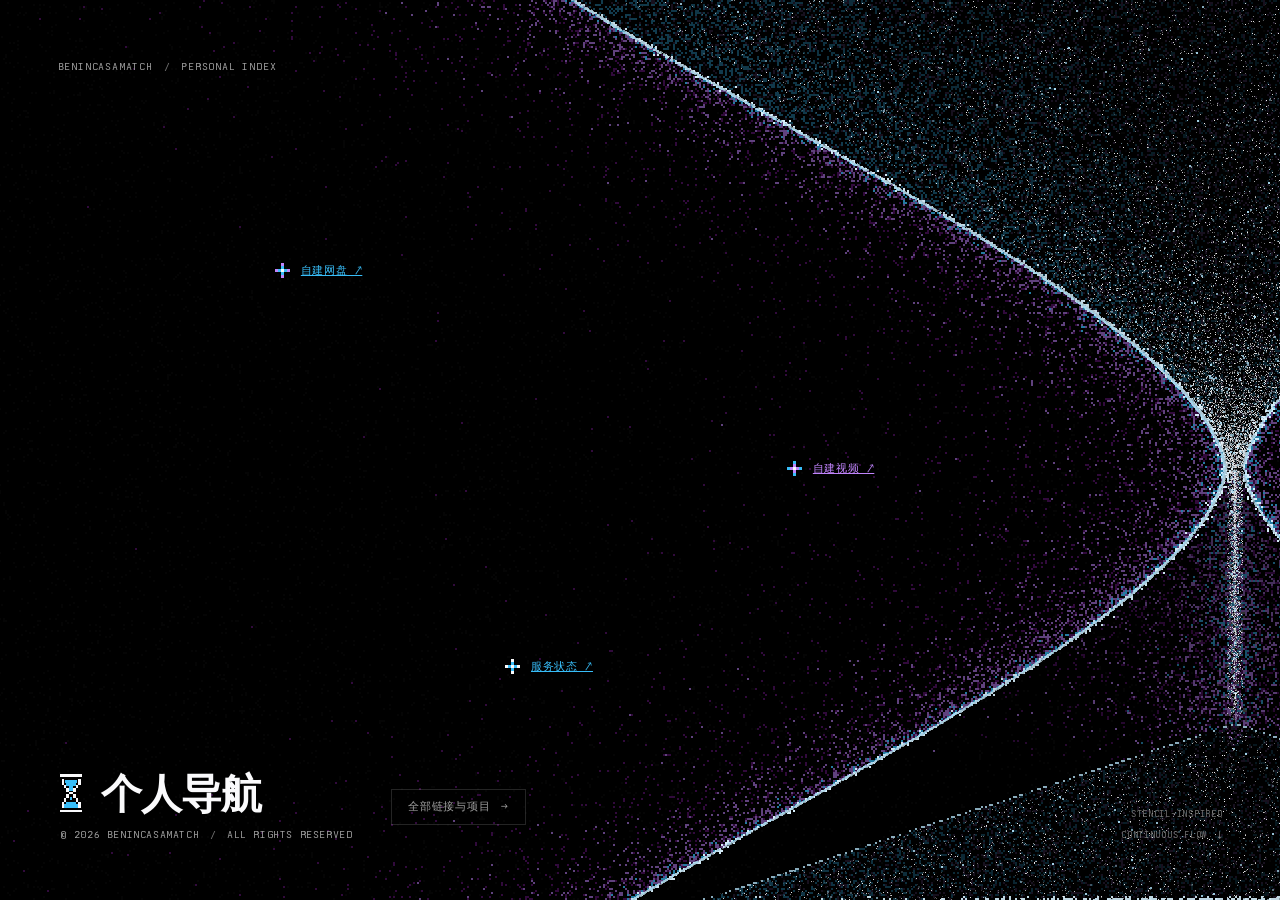
<file: index.html>
<!DOCTYPE html>
<html lang="zh-CN">
<head>
  <meta charset="utf-8" />
  <meta name="viewport" content="width=device-width, initial-scale=1" />
  <meta name="theme-color" content="#000000" />
  <meta name="description" content="Benincasamatch 的个人入口：一场关于时间的粒子实验，三颗星标指向自建服务，底部是全部链接入口。" />
  <title>个人导航 — Benincasamatch</title>
  <link rel="icon" href="data:image/svg+xml,%3Csvg xmlns='http://www.w3.org/2000/svg' viewBox='0 0 16 16'%3E%3Cpath fill='%2344cfff' d='M3 1h10v2H3zm1 3h2v2H4zm6 0h2v2h-2zM6 6h4v4H6zm-2 4h2v2H4zm6 0h2v2h-2zM3 13h10v2H3z'/%3E%3C/svg%3E" />
  <link rel="stylesheet" href="css/sandglass.css" />
  <script src="js/sandglass.js" defer></script>
</head>
<body>
  <main class="landing-stage landing-intro" id="stage">
    <div class="st-poster" role="img" aria-label="页面右侧的一体式巨大沙漏，顶部、右侧与底部部分被裁切。连续的粒子玻璃轮廓贯穿上下腔与细颈，银白色沙粒垂直落入铺到画面底端的沙堆。">
      <canvas class="st-poster-layer" id="sand-fallback" aria-hidden="true"></canvas>
      <canvas class="st-poster-layer" id="sand-gl" aria-hidden="true" hidden></canvas>
    </div>

    <header class="study-header">
      <p class="eyebrow">Benincasamatch <span class="separator">/</span> Personal index</p>
    </header>

    <!-- 三个自建服务：位置与动效参照 stencil-clone 的 landing-star，按画面分散排布 -->
    <nav class="landing-stars" aria-label="自建服务">
      <a class="landing-star landing-star--drive" href="https://openlist.benincasamatch.dpdns.org/" target="_blank" rel="noopener noreferrer" style="--star-chars:6" title="自建网盘 · openlist，通过受保护的公网入口访问">
        <span class="landing-star-icon">
          <svg class="landing-star-glyph" aria-hidden="true" shape-rendering="crispEdges" viewBox="0 0 7 7">
            <path class="landing-star-flare" d="M3 0h1v1H3zM0 3h1v1H0zM6 3h1v1H6zM3 6h1v1H3z" />
            <path class="landing-star-tip" d="M3 1h1v1H3zM1 3h1v1H1zM5 3h1v1H5zM3 5h1v1H3z" />
            <path class="landing-star-spark" d="M1 1h1v1H1zM5 1h1v1H5zM1 5h1v1H1zM5 5h1v1H5z" />
            <path class="landing-star-arm" d="M3 2h1v1H3zM2 3h1v1H2zM4 3h1v1H4zM3 4h1v1H3z" />
            <path class="landing-star-core" d="M3 3h1v1H3z" />
          </svg>
        </span>
        <span class="landing-star-label">自建网盘 &#8599;</span>
      </a>
      <a class="landing-star landing-star--media" href="https://jellyfin.benincasamatch.dpdns.org/" target="_blank" rel="noopener noreferrer" style="--star-chars:6" title="自建视频 · jellyfin，通过受保护的公网入口访问">
        <span class="landing-star-icon">
          <svg class="landing-star-glyph" aria-hidden="true" shape-rendering="crispEdges" viewBox="0 0 7 7">
            <path class="landing-star-flare" d="M3 0h1v1H3zM0 3h1v1H0zM6 3h1v1H6zM3 6h1v1H3z" />
            <path class="landing-star-tip" d="M3 1h1v1H3zM1 3h1v1H1zM5 3h1v1H5zM3 5h1v1H3z" />
            <path class="landing-star-spark" d="M1 1h1v1H1zM5 1h1v1H5zM1 5h1v1H1zM5 5h1v1H5z" />
            <path class="landing-star-arm" d="M3 2h1v1H3zM2 3h1v1H2zM4 3h1v1H4zM3 4h1v1H3z" />
            <path class="landing-star-core" d="M3 3h1v1H3z" />
          </svg>
        </span>
        <span class="landing-star-label">自建视频 &#8599;</span>
      </a>
      <a class="landing-star landing-star--status" href="status.html" style="--star-chars:6" title="服务状态 · 查看各项自建服务的可用性">
        <span class="landing-star-icon">
          <svg class="landing-star-glyph" aria-hidden="true" shape-rendering="crispEdges" viewBox="0 0 7 7">
            <path class="landing-star-flare" d="M3 0h1v1H3zM0 3h1v1H0zM6 3h1v1H6zM3 6h1v1H3z" />
            <path class="landing-star-tip" d="M3 1h1v1H3zM1 3h1v1H1zM5 3h1v1H5zM3 5h1v1H3z" />
            <path class="landing-star-spark" d="M1 1h1v1H1zM5 1h1v1H5zM1 5h1v1H1zM5 5h1v1H5z" />
            <path class="landing-star-arm" d="M3 2h1v1H3zM2 3h1v1H2zM4 3h1v1H4zM3 4h1v1H3z" />
            <path class="landing-star-core" d="M3 3h1v1H3z" />
          </svg>
        </span>
        <span class="landing-star-label">服务状态 &#8599;</span>
      </a>
    </nav>

    <section class="landing-foot" aria-labelledby="page-title">
      <div class="landing-brand">
        <div class="landing-lockup">
          <svg class="sand-mark" aria-hidden="true" viewBox="0 0 22 32" shape-rendering="crispEdges">
            <path class="mark-shell" d="M2 0h18v2H2zM3 4h2v5H3zm14 0h2v5h-2zM5 9h2v3H5zm10 0h2v3h-2zM7 12h2v3H7zm6 0h2v3h-2zM9 15h4v2H9zm-2 2h2v3H7zm6 0h2v3h-2zM5 20h2v3H5zm10 0h2v3h-2zM3 23h2v5H3zm14 0h2v5h-2zM2 30h18v2H2z" />
            <path class="mark-sand" d="M6 5h10v2H6zM7 7h8v3H7zm2 3h4v4H9zm1 9h2v3h-2zm-3 4h8v2H7zm-2 2h12v3H5z" />
          </svg>
          <h1 class="landing-word" id="page-title">个人导航</h1>
        </div>
        <p class="landing-copy">© 2026 Benincasamatch<span class="copy-tail"> <span class="separator">/</span> All rights reserved</span></p>
      </div>

      <div class="landing-actions">
        <a class="st-button" href="nav.html">全部链接与项目 <span aria-hidden="true">→</span></a>
      </div>
    </section>

    <footer class="landing-meta">
      <span>Stencil-inspired</span>
      <span>Continuous flow <span class="flow-arrow" aria-hidden="true">↓</span></span>
    </footer>
    <noscript><p class="script-notice">请启用 JavaScript 查看沙漏粒子效果；导航入口与链接不受影响。</p></noscript>
  </main>
</body>
</html>
</file>
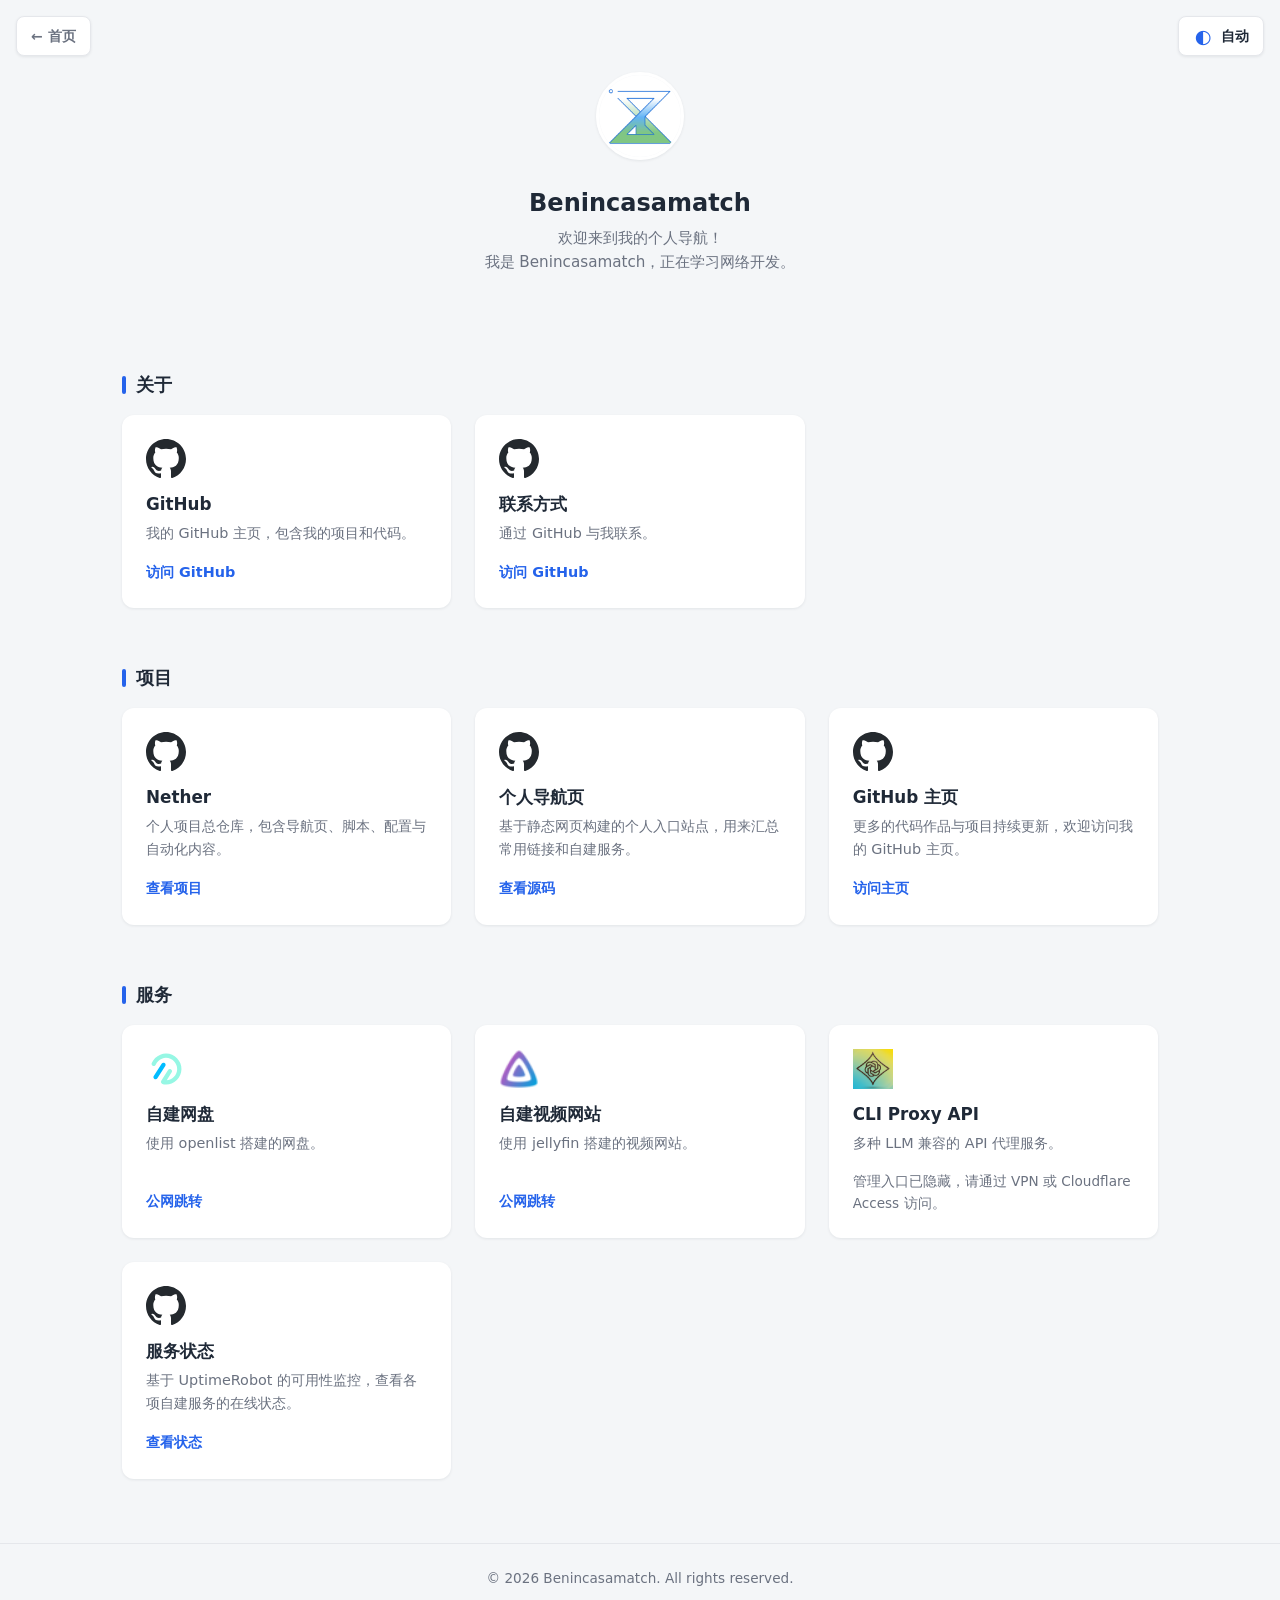
<file: nav.html>
<!DOCTYPE html>
<html lang="zh-CN">
<head>
    <meta charset="UTF-8">
    <meta name="viewport" content="width=device-width, initial-scale=1">
    <title>个人导航页</title>
    <link rel="stylesheet" href="css/style.css">
    <!-- 主题切换脚本 -->
    <script>
      (function () {
        var s = localStorage.getItem("theme");
        var dark = s !== "light" && (s === "dark" || matchMedia("(prefers-color-scheme: dark)").matches);
        if (dark) document.documentElement.classList.add("dark");
      })();
    </script>
</head>
<body>
    <a id="home-link" href="index.html" title="返回沙漏首页">&larr; 首页</a>
    <button id="theme-toggle" type="button" aria-label="主题：自动，点击切换" data-theme-mode="system">
        自动
    </button>
    <script src="js/theme.js"></script>
    <header>
        <!-- 个人信息 -->
        <img id="profile-avatar"
            data-light-src="assets/headimg/blue.png" data-dark-src="assets/headimg/dark.png"
            alt="头像" width="88" height="88">
        <script>
            // 以 <html> 上的 .dark 为唯一判定源，首屏同步定稿，避免加载错误头像
            (function () {
                var img = document.getElementById("profile-avatar");
                img.src = document.documentElement.classList.contains("dark")
                    ? img.dataset.darkSrc
                    : img.dataset.lightSrc;
            })();
        </script>
        <h2>Benincasamatch</h2>
        <p>欢迎来到我的个人导航！</p>
        <p>我是 Benincasamatch，正在学习网络开发。</p>
    </header>

    <main>
        <section>
            <!-- 关于 -->
            <h2 class="section-title">关于</h2>
            <div class="card-grid">
                <div class="card">
                    <img src="assets/websiteimg/github.svg" alt="GitHub">
                    <h3>GitHub</h3>
                    <p>我的 GitHub 主页，包含我的项目和代码。</p>
                    <a href="https://github.com/Benincasamatch" class="card-link" target="_blank" rel="noopener noreferrer"
                        title="跳转到GitHub">访问 GitHub</a>
                </div>
                <div class="card">
                    <img src="assets/websiteimg/github.svg" alt="GitHub">
                    <h3>联系方式</h3>
                    <p>通过 GitHub 与我联系。</p>
                    <a href="https://github.com/Benincasamatch" class="card-link" target="_blank"
                        rel="noopener noreferrer">访问 GitHub</a>
                </div>
            </div>
        </section>

        <section>
            <!-- 项目 -->
            <h2 class="section-title">项目</h2>
            <div class="card-grid">
                <div class="nav-card">
                    <div class="nav-card-header">
                        <img src="assets/websiteimg/github.svg" alt="Nether">
                        <h3>Nether</h3>
                        <p>个人项目总仓库，包含导航页、脚本、配置与自动化内容。</p>
                    </div>
                    <div class="card-actions">
                        <a href="https://github.com/Benincasamatch/nether" target="_blank" rel="noopener noreferrer"
                            title="查看Nether项目">查看项目</a>
                    </div>
                </div>
                <div class="nav-card">
                    <div class="nav-card-header">
                        <img src="assets/websiteimg/github.svg" alt="个人导航页">
                        <h3>个人导航页</h3>
                        <p>基于静态网页构建的个人入口站点，用来汇总常用链接和自建服务。</p>
                    </div>
                    <div class="card-actions">
                        <a href="https://github.com/Benincasamatch/nether/tree/main/projects/personal_navigation"
                            target="_blank" rel="noopener noreferrer" title="查看导航页源码">查看源码</a>
                    </div>
                </div>
                <div class="nav-card">
                    <div class="nav-card-header">
                        <img src="assets/websiteimg/github.svg" alt="GitHub 主页">
                        <h3>GitHub 主页</h3>
                        <p>更多的代码作品与项目持续更新，欢迎访问我的 GitHub 主页。</p>
                    </div>
                    <div class="card-actions">
                        <a href="https://github.com/Benincasamatch" target="_blank" rel="noopener noreferrer"
                            title="访问GitHub主页">访问主页</a>
                    </div>
                </div>
            </div>
        </section>

        <section>
            <!-- 服务 -->
            <h2 class="section-title">服务</h2>
            <div class="card-grid">
                <div class="nav-card">
                    <div class="nav-card-header">
                        <img src="assets/websiteimg/openlist.svg" alt="openlist">
                        <h3>自建网盘</h3>
                        <p>使用 openlist 搭建的网盘。</p>
                    </div>
                    <div class="card-actions">
                        <a href="https://openlist.benincasamatch.dpdns.org/" target="_blank" rel="noopener noreferrer"
                            title="通过受保护的公网入口访问">公网跳转</a>
                    </div>
                </div>
                <div class="nav-card">
                    <div class="nav-card-header">
                        <img src="assets/websiteimg/jellyfin.png" alt="jellyfin">
                        <h3>自建视频网站</h3>
                        <p>使用 jellyfin 搭建的视频网站。</p>
                    </div>
                    <div class="card-actions">
                        <a href="https://jellyfin.benincasamatch.dpdns.org/" target="_blank" rel="noopener noreferrer"
                            title="通过受保护的公网入口访问">公网跳转</a>
                    </div>
                </div>
                <div class="nav-card">
                    <div class="nav-card-header">
                        <img src="assets/websiteimg/CLIProxyAPI.png" alt="CLI Proxy API">
                        <h3>CLI Proxy API</h3>
                        <p>多种 LLM 兼容的 API 代理服务。</p>
                    </div>
                    <div class="card-actions">
                        <span class="card-note">管理入口已隐藏，请通过 VPN 或 Cloudflare Access 访问。</span>
                    </div>
                </div>
                <div class="nav-card">
                    <div class="nav-card-header">
                        <img src="assets/websiteimg/github.svg" alt="服务状态">
                        <h3>服务状态</h3>
                        <p>基于 UptimeRobot 的可用性监控，查看各项自建服务的在线状态。</p>
                    </div>
                    <div class="card-actions">
                        <a href="status.html" title="查看服务状态页">查看状态</a>
                    </div>
                </div>
            </div>
        </section>
    </main>

    <footer>
        <!-- 版权信息 -->
        <p>&copy; 2026 Benincasamatch. All rights reserved.</p>
    </footer>
    </body>
</html>
</file>
<file: css/sandglass.css>
/* Stencil's local typefaces and token names are shared with the reference. */
@font-face { font-family: Geist; src: url(../assets/fonts/Geist.woff2) format("woff2"); font-display: swap; font-style: normal; font-weight: 400 600; }
@font-face { font-family: "Instrument Sans"; src: url(../assets/fonts/InstrumentSans.woff2) format("woff2"); font-display: swap; font-style: normal; font-weight: 400 700; }
@font-face { font-family: "Ioskeley Mono Term"; src: url(../assets/fonts/IoskeleyMonoTerm-Regular.woff2) format("woff2"); font-display: swap; font-style: normal; font-weight: 400; }

:root {
  --st-bg: #000000;
  --st-surface-1: #0a0a0a;
  --st-app-a: #44cfff;
  --st-app-b: #3b6cff;
  --st-sky: #38bdf8;
  --st-violet: #c084fc;
  --st-plum: #460f55;
  --st-silver: #fafafc;
  --st-text-primary: #ededed;
  --st-text-secondary: #a1a1a1;
  --st-text-tertiary: #757575;
  --st-border-subtle: rgba(255, 255, 255, .06);
  --st-border-default: rgba(255, 255, 255, .14);
  --st-accent: var(--st-app-a);
  --st-accent-hover: color-mix(in oklab, var(--st-app-a) 78%, var(--st-silver));
  --st-font-sans: Geist, system-ui, sans-serif;
  --st-font-brand: "Instrument Sans", system-ui, sans-serif;
  --st-font-mono: "Ioskeley Mono Term", ui-monospace, monospace;
  --st-edge-x: max(44px, 4.5vw);
  --st-edge-y: max(40px, 6.5vh);
  --outlet-x: calc(100% - 48px);
  --outlet-y: 52vh;
  --st-space-1: 4px;
  --st-space-2: 8px;
  --st-space-3: 12px;
  --st-space-4: 16px;
  --st-space-6: 24px;
  --st-space-8: 32px;
  --st-control-size: 36px;
  --st-ease-out: cubic-bezier(.16, 1, .3, 1);
  --st-motion-fast: .14s;
  --st-dither-cyan: conic-gradient(rgba(68, 207, 255, .25) 90deg, transparent 90deg 180deg, rgba(68, 207, 255, .25) 180deg 270deg, transparent 270deg);
}

* { box-sizing: border-box; }
[hidden] { display: none !important; }
html, body { width: 100%; height: 100%; margin: 0; overflow: hidden; }
body { background: var(--st-bg); color: var(--st-text-primary); font-family: var(--st-font-sans); -webkit-font-smoothing: antialiased; }
button { font: inherit; }
button, kbd { border-radius: 0; }
button:focus-visible { outline: 2px solid var(--st-accent); outline-offset: 4px; }
::selection { color: var(--st-bg); background: var(--st-accent); }

.landing-stage { position: fixed; inset: 0; overflow: hidden; isolation: isolate; background: var(--st-bg); }
.st-poster { position: absolute; inset: 0; pointer-events: none; z-index: -1; }
.st-poster-layer { position: absolute; inset: 0; width: 100%; height: 100%; image-rendering: pixelated; }

.study-header { position: absolute; top: var(--st-edge-y); left: var(--st-edge-x); }
.eyebrow, .landing-meta, .st-button { font-family: var(--st-font-mono); font-weight: 400; text-transform: uppercase; letter-spacing: .08em; }
.eyebrow { margin: 0; font-size: 10px; line-height: 1.5; color: var(--st-text-secondary); }
.separator { color: var(--st-text-tertiary); margin-inline: var(--st-space-1); }

/* ---- 服务星标：位置与动效参照 stencil-clone 的 .landing-star ---- */
.landing-star { position: absolute; display: flex; align-items: center; gap: 8px; left: calc(var(--star-x) - 22px); top: calc(var(--star-y) - 22px); padding: 12px; color: var(--star-rim); font-family: var(--st-font-mono); font-size: 11px; line-height: 1; letter-spacing: .06em; text-transform: uppercase; white-space: nowrap; }
.landing-star--drive { --star-delay: 0s; --star-mass: var(--st-violet); --star-rim: var(--st-sky); --star-x: 22%; --star-y: 30%; }
.landing-star--media { --star-delay: -1.1s; --star-mass: var(--st-sky); --star-rim: var(--st-violet); --star-x: 62%; --star-y: 52%; }
.landing-star--status { --star-delay: -2.2s; --star-mass: var(--st-silver); --star-rim: var(--st-sky); --star-x: 40%; --star-y: 74%; }
.landing-star-icon { display: grid; flex: none; width: 21px; height: 21px; }
.landing-star-glyph { display: block; width: 100%; height: 100%; }
.landing-star-core { fill: var(--st-silver); }
.landing-star-arm, .landing-star-spark { fill: var(--star-rim); }
.landing-star-tip, .landing-star-flare { fill: var(--star-mass); }
.landing-star-tip { animation: landing-star-twinkle 3.2s step-end var(--star-delay) infinite; }
.landing-star-spark, .landing-star-flare { opacity: 0; transition: opacity 0s .32s; }
.landing-star-label { clip-path: inset(0); transition: clip-path .18s steps(var(--star-chars), end); }
.landing-intro .landing-star-label { clip-path: inset(0 100% 0 0); animation: label-reveal .32s steps(var(--star-chars), end) .2s both; }
:is(.landing-intro .landing-star, .landing-star:hover, .landing-star:focus-visible) :is(.landing-star-spark, .landing-star-flare) { opacity: 1; transition: none; }
:is(.landing-intro .landing-star, .landing-star:hover, .landing-star:focus-visible) .landing-star-tip { animation: none; }
.landing-star:hover { color: var(--st-accent-hover); }
.landing-star:focus-visible { outline: 2px solid var(--star-rim); outline-offset: -2px; }
@keyframes landing-star-twinkle { 0% { opacity: 1; } 62% { opacity: 0; } 78% { opacity: 1; } }

.landing-foot { position: absolute; left: var(--st-edge-x); bottom: var(--st-edge-y); display: flex; align-items: center; gap: clamp(32px, 3vw, 48px); }
.landing-lockup { display: flex; align-items: center; gap: .42em; font-size: clamp(38px, 3.2vw, 52px); }
.sand-mark { display: block; flex: none; width: .64em; height: .94em; }
.mark-shell { fill: var(--st-silver); }
.mark-sand { fill: var(--st-sky); transition: fill var(--st-motion-fast) ease; }
.landing-brand:hover .mark-sand { fill: var(--st-silver); }
.landing-word { margin: 0; font-family: var(--st-font-brand); font-size: 1em; font-weight: 600; letter-spacing: -.025em; line-height: 1.05; color: var(--st-silver); }
.landing-copy { margin: var(--st-space-3) 0 0; padding-left: 3px; color: var(--st-text-secondary); font-family: var(--st-font-mono); font-size: 10px; line-height: 1.5; letter-spacing: .06em; text-transform: uppercase; }
.landing-actions { display: flex; align-items: center; gap: var(--st-space-2); }
.st-button { display: inline-flex; align-items: center; justify-content: center; gap: 10px; height: var(--st-control-size); padding: 0 var(--st-space-4); border: 1px solid var(--st-border-default); background: transparent; color: var(--st-text-secondary); font-size: 11px; line-height: 1; text-decoration: none; transition: border-color var(--st-motion-fast) ease, color var(--st-motion-fast) ease; }
.st-button:hover { border-color: var(--st-accent); color: var(--st-accent-hover); background: var(--st-dither-cyan); background-size: 2px 2px; }

.landing-meta { position: absolute; right: var(--st-edge-x); bottom: var(--st-edge-y); display: flex; flex-direction: column; align-items: flex-end; gap: var(--st-space-2); color: var(--st-text-tertiary); font-size: 9px; line-height: 1.4; }
.flow-arrow { display: inline-block; margin-left: var(--st-space-1); color: var(--st-text-secondary); }
.script-notice { position: absolute; top: 45%; left: var(--st-edge-x); font-size: 13px; color: var(--st-text-secondary); }

/* Short, stepped reveals; the particle simulation itself stays continuous. */
.landing-intro .eyebrow { animation: label-reveal .28s steps(12, end) both; }
.landing-intro .landing-copy { animation: label-reveal .24s steps(8, end) .14s both; }
@keyframes label-reveal { from { clip-path: inset(0 100% 0 0); } to { clip-path: inset(0); } }

@media (max-width: 900px) {
  .landing-meta { font-size: 8px; }
  .landing-foot { gap: var(--st-space-6); }
}
@media (max-width: 640px) {
  :root { --st-edge-x: 24px; --st-edge-y: max(28px, 4vh); }
  .eyebrow { max-width: 220px; font-size: 9px; }
  .landing-star { font-size: 10px; padding: 10px; left: calc(var(--star-x) - 18px); top: calc(var(--star-y) - 18px); }
  .landing-star-icon { width: 18px; height: 18px; }
  .landing-star--drive { --star-x: 15%; --star-y: 22%; }
  .landing-star--media { --star-x: 50%; --star-y: 42%; }
  .landing-star--status { --star-x: 28%; --star-y: 58%; }
  .landing-foot { flex-direction: column; align-items: flex-start; gap: var(--st-space-6); bottom: calc(var(--st-edge-y) + clamp(90px, 14vh, 130px)); }
  .landing-lockup { font-size: clamp(32px, 8.8vw, 40px); }
  .landing-copy { margin-top: var(--st-space-2); font-size: 9px; }
  .landing-meta { left: var(--st-edge-x); right: auto; bottom: calc(var(--st-edge-y) + clamp(68px, 9vh, 90px)); align-items: flex-start; font-size: 8px; }
  .landing-meta > :last-child { display: none; }
}
@media (max-height: 500px) and (min-width: 641px) {
  :root { --st-edge-y: 24px; }
  .landing-lockup { font-size: 34px; }
  .landing-copy { font-size: 9px; margin-top: var(--st-space-2); }
  .landing-star--drive { --star-y: 26%; }
  .landing-star--status { --star-y: 64%; }
}
@media (hover: none) {
  .landing-star-label { clip-path: none; }
}
@media (prefers-reduced-motion: reduce) {
  *, *::before, *::after { animation: none !important; transition: none !important; }
}

/* 窄屏：版权行只留署名，避免压到沙漏轮廓 */
@media (max-width: 640px) {
  .copy-tail { display: none; }
}
</file>
<file: css/style.css>
/* =========================================================
   个人导航页 —— 样式表
   配色：1 个主色 + 3 个中性色
   布局：Grid / Flexbox（不使用 float）
   动效：仅 transition（不使用 @keyframes）
   ========================================================= */

:root {
    /* 主色 */
    --accent: #2563eb;
    --accent-hover: #1d4ed8;
    --accent-soft: #eff6ff;

    /* 中性色 */
    --bg: #f4f6f8;             /* 页面背景 */
    --card-bg: #ffffff;        /* 卡片背景 */
    --text-main: #1f2937;      /* 主要文字 */
    --text-secondary: #6b7280; /* 次要文字 */
    --border: #e5e7eb;         /* 分隔线 / 边框 */

    /* 圆角 */
    --radius: 12px;

    /* 阴影 */
    --shadow-sm: 0 1px 3px rgba(17, 24, 39, .08);
    --shadow-md: 0 10px 24px rgba(17, 24, 39, .14);

    /* 间距 */
    --gap: 1rem;

    /* 主题切换按钮 */
    color-scheme: light;
}

/* 深色主题：给 <html> 或 <body> 添加 .dark 类即可切换 */
.dark {
    --accent: #60a5fa;
    --accent-hover: #93c5fd;
    --accent-soft: #1e3a5f;

    --bg: #111827;
    --card-bg: #1f2937;
    --text-main: #e5e7eb;
    --text-secondary: #9ca3af;
    --border: #374151;

    --shadow-sm: 0 1px 3px rgba(0, 0, 0, .4);
    --shadow-md: 0 10px 24px rgba(0, 0, 0, .5);

    color-scheme: dark;
}

/* ============ 基础重置 ============ */

* {
    box-sizing: border-box;
}

body {
    margin: 0;
    font-family: system-ui, -apple-system, "Segoe UI", Roboto,
        "Helvetica Neue", Arial, "PingFang SC", "Hiragino Sans GB",
        "Microsoft YaHei", sans-serif;
    background: var(--bg);
    color: var(--text-main);
    line-height: 1.6;
    -webkit-font-smoothing: antialiased;
    transition: background-color .2s ease, color .2s ease;
}

a {
    color: var(--accent);
    text-decoration: none;
}

/* ============ 主题切换按钮 ============ */

#theme-toggle {
    position: fixed;
    top: 16px;
    right: 16px;
    z-index: 10;
    display: inline-flex;
    align-items: center;
    justify-content: center;
    gap: 8px;
    min-height: 40px;
    padding: 8px 14px;
    border: 1px solid var(--border);
    border-radius: 8px;
    background: var(--card-bg);
    color: var(--text-main);
    box-shadow: var(--shadow-sm);
    font: inherit;
    font-size: .875rem;
    font-weight: 600;
    cursor: pointer;
    transition: background-color .2s ease, border-color .2s ease,
        color .2s ease, box-shadow .2s ease, transform .2s ease;
}

#theme-toggle::before {
    width: 1.25rem;
    font-size: 1.2rem;
    line-height: 1;
    color: var(--accent);
    transition: color .2s ease, transform .3s ease;
}

#theme-toggle[data-theme-mode="system"]::before { content: "◐"; }
#theme-toggle[data-theme-mode="light"]::before  { content: "☀"; }
#theme-toggle[data-theme-mode="dark"]::before   { content: "☾"; }

#theme-toggle:hover {
    border-color: var(--accent);
    box-shadow: var(--shadow-md);
    transform: translateY(-1px);
}

#theme-toggle:active {
    box-shadow: var(--shadow-sm);
    transform: translateY(0) scale(.97);
}

#theme-toggle:focus-visible {
    outline: 3px solid var(--accent-soft);
    outline-offset: 3px;
    border-color: var(--accent);
}

/* 子页面（nav.html）返回首页：与主题按钮对称，固定在左上角 */
#home-link {
    position: fixed;
    top: 16px;
    left: 16px;
    z-index: 10;
    display: inline-flex;
    align-items: center;
    justify-content: center;
    min-height: 40px;
    padding: 8px 14px;
    border: 1px solid var(--border);
    border-radius: 8px;
    background: var(--card-bg);
    color: var(--text-secondary);
    box-shadow: var(--shadow-sm);
    font-size: .875rem;
    font-weight: 600;
    transition: background-color .2s ease, border-color .2s ease,
        color .2s ease, box-shadow .2s ease, transform .2s ease;
}

#home-link:hover {
    border-color: var(--accent);
    color: var(--accent);
    box-shadow: var(--shadow-md);
    transform: translateY(-1px);
}

#home-link:active {
    box-shadow: var(--shadow-sm);
    transform: translateY(0) scale(.97);
}

#home-link:focus-visible {
    outline: 3px solid var(--accent-soft);
    outline-offset: 3px;
    border-color: var(--accent);
}

/* ============ 头部 ============ */

header {
    text-align: center;
    padding: 56px 16px 8px;
}

header img {
    width: 88px;
    height: 88px;
    border-radius: 50%;
    border: 3px solid var(--card-bg);
    box-shadow: var(--shadow-sm);
    object-fit: cover;
    transition: opacity .18s ease, transform .18s ease,
        filter .18s ease, border-color .2s ease, box-shadow .2s ease;
}

#profile-avatar.avatar-changing {
    opacity: 0;
    filter: blur(3px);
    transform: scale(.88) rotate(-8deg);
}

header h2 {
    margin: 16px 0 4px;
    font-size: 1.5rem;
}

header p {
    margin: 0;
    color: var(--text-secondary);
    font-size: .95rem;
}

/* ============ 主内容 ============ */

main {
    max-width: 1100px;
    margin: 0 auto;
    padding: 24px 16px 48px;
}

section {
    margin-top: 40px;
}

/* 分类标题：左侧竖条 + 文字 */
.section-title {
    display: flex;
    align-items: center;
    gap: 10px;
    margin: 0 0 16px;
    font-size: 1.1rem;
}

.section-title::before {
    content: "";
    width: 4px;
    height: 18px;
    border-radius: 2px;
    background: var(--accent);
}

/* ============ 卡片（通用） ============ */

.card-grid {
    display: grid;
    grid-template-columns: 1fr; /* 小屏：单列 */
    gap: var(--gap);
}

/* 卡片通用外观：白底 + 圆角 + 细阴影，悬停时上移 + 阴影加深 */
.card,
.nav-card {
    background: var(--card-bg);
    border-radius: var(--radius);
    padding: 24px;
    box-shadow: var(--shadow-sm);
    display: flex;
    flex-direction: column;
    transition: transform .2s ease, box-shadow .2s ease;
}

.card:hover,
.nav-card:hover {
    transform: translateY(-2px);
    box-shadow: var(--shadow-md);
}

/* 卡片图标：固定尺寸，不随容器拉伸 */
.card > img,
.nav-card-header img {
    width: 40px;
    height: 40px;
    flex-shrink: 0;
    display: block;
}

/* 卡片内标题与描述 */
.card h3,
.nav-card-header h3 {
    margin: 12px 0 4px;
    font-size: 1.05rem;
}

.card p,
.nav-card-header p {
    margin: 0;
    color: var(--text-secondary);
    font-size: .9rem;
}

/* ============ 卡片底部链接区 ============ */

/* 链接区整体：自动顶到卡片底部 */
.card-link,
.card-actions {
    margin-top: auto;
    padding-top: 16px;
}

/* 单个链接（关于区） */
.card-link {
    display: inline-block;
    font-weight: 600;
    font-size: .9rem;
}

.card-link:hover {
    text-decoration: underline;
}

/* 多个链接横向排列（项目 / 服务区） */
.card-actions {
    display: flex;
    flex-wrap: wrap;
    gap: 12px 20px;
}

.card-actions a {
    font-weight: 600;
    font-size: .9rem;
    border-bottom: 1px solid transparent;
    transition: color .2s ease, border-color .2s ease;
}

.card-actions a:hover {
    color: var(--accent-hover);
    border-bottom-color: var(--accent-hover);
}

.card-note {
    color: var(--text-secondary);
    font-size: .85rem;
}

/* ============ 状态页（status.html） ============ */

.page-lead {
    margin: 0 0 16px;
    color: var(--text-secondary);
    font-size: .9rem;
}

/* 加载状态提示 */
.status-loading,
.status-error {
    padding: 32px 24px;
    text-align: center;
    color: var(--text-secondary);
    font-size: .95rem;
}
.status-error {
    color: #dc2626;
}

/* 状态分组 */
.status-group {
    background: var(--card-bg);
    border-radius: var(--radius);
    box-shadow: var(--shadow-sm);
    padding: 20px 24px;
    margin-bottom: var(--gap);
}
.status-group-title {
    margin: 0 0 12px;
    font-size: 1.05rem;
    font-weight: 600;
}

/* 单条监控 */
.status-item {
    display: flex;
    align-items: center;
    justify-content: space-between;
    gap: 16px;
    padding: 10px 0;
    border-top: 1px solid var(--border);
}
.status-group .status-item:first-child {
    border-top: 0;
    padding-top: 0;
}
.status-item-name {
    font-weight: 500;
    font-size: .92rem;
    flex-shrink: 0;
}
.status-item-name a {
    color: var(--text-main);
}
.status-item-name a:hover {
    color: var(--accent);
}

/* 每日色块容器（滚动） */
.status-days {
    display: flex;
    gap: 2px;
    overflow-x: auto;
    padding-bottom: 2px;
}
.status-days .day {
    width: 10px;
    height: 18px;
    border-radius: 2px;
    flex-shrink: 0;
    background: var(--border);
}

/* 状态颜色 */
.day.up        { background: #22c55e; }
.day.seemdown  { background: #f59e0b; }
.day.down      { background: #ef4444; }
.day.nodata    { background: var(--border); }

.status-badge {
    display: inline-flex;
    align-items: center;
    gap: 6px;
    font-size: .8rem;
    font-weight: 600;
    padding: 3px 10px;
    border-radius: 999px;
    flex-shrink: 0;
}
.status-badge .dot {
    width: 8px;
    height: 8px;
    border-radius: 50%;
}
.status-badge.up       { color: #15803d; background: #dcfce7; }
.status-badge.up .dot  { background: #22c55e; }
.status-badge.seemdown { color: #b45309; background: #fef3c7; }
.status-badge.seemdown .dot { background: #f59e0b; }
.status-badge.down     { color: #b91c1c; background: #fee2e2; }
.status-badge.down .dot { background: #ef4444; }
.status-badge.pause    { color: var(--text-secondary); background: var(--accent-soft); }
.status-badge.pause .dot { background: var(--text-secondary); }

.status-days-wrap {
    display: flex;
    flex-direction: column;
    align-items: flex-end;
    gap: 4px;
    min-width: 0;
}
.status-days-label {
    font-size: .72rem;
    color: var(--text-secondary);
}

/* 图例 */
.status-legend {
    display: flex;
    flex-wrap: wrap;
    gap: 8px 16px;
    margin-top: 4px;
    font-size: .78rem;
    color: var(--text-secondary);
}
.status-legend span {
    display: inline-flex;
    align-items: center;
    gap: 6px;
}
.status-legend .legend-color {
    width: 12px;
    height: 12px;
    border-radius: 3px;
}

/* 状态页卡片动作 */
.status-actions {
    margin-top: 16px;
    display: flex;
    flex-wrap: wrap;
    gap: 12px 20px;
}
.status-actions a {
    font-weight: 600;
    font-size: .9rem;
    border-bottom: 1px solid transparent;
    transition: color .2s ease, border-color .2s ease;
}
.status-actions a:hover {
    color: var(--accent-hover);
    border-bottom-color: var(--accent-hover);
}

/* ============ 页脚 ============ */

footer {
    text-align: center;
    padding: 24px 16px 40px;
    color: var(--text-secondary);
    font-size: .85rem;
    border-top: 1px solid var(--border);
}

footer p {
    margin: 0;
}

/* ============ 响应式 ============ */

/* 平板 / 桌面：≥768px */
@media (min-width: 768px) {
    header {
        padding-top: 72px;
    }

    main {
        padding: 32px 32px 64px;
    }

    .card-grid {
        grid-template-columns: repeat(2, 1fr);
        gap: 24px;
    }

    section {
        margin-top: 56px;
    }
}

/* 更宽屏幕：三列 */
@media (min-width: 1024px) {
    .card-grid {
        grid-template-columns: repeat(3, 1fr);
    }
}

@media (prefers-reduced-motion: reduce) {
    *,
    *::before,
    *::after {
        scroll-behavior: auto !important;
        transition-duration: .01ms !important;
    }
}
</file>
